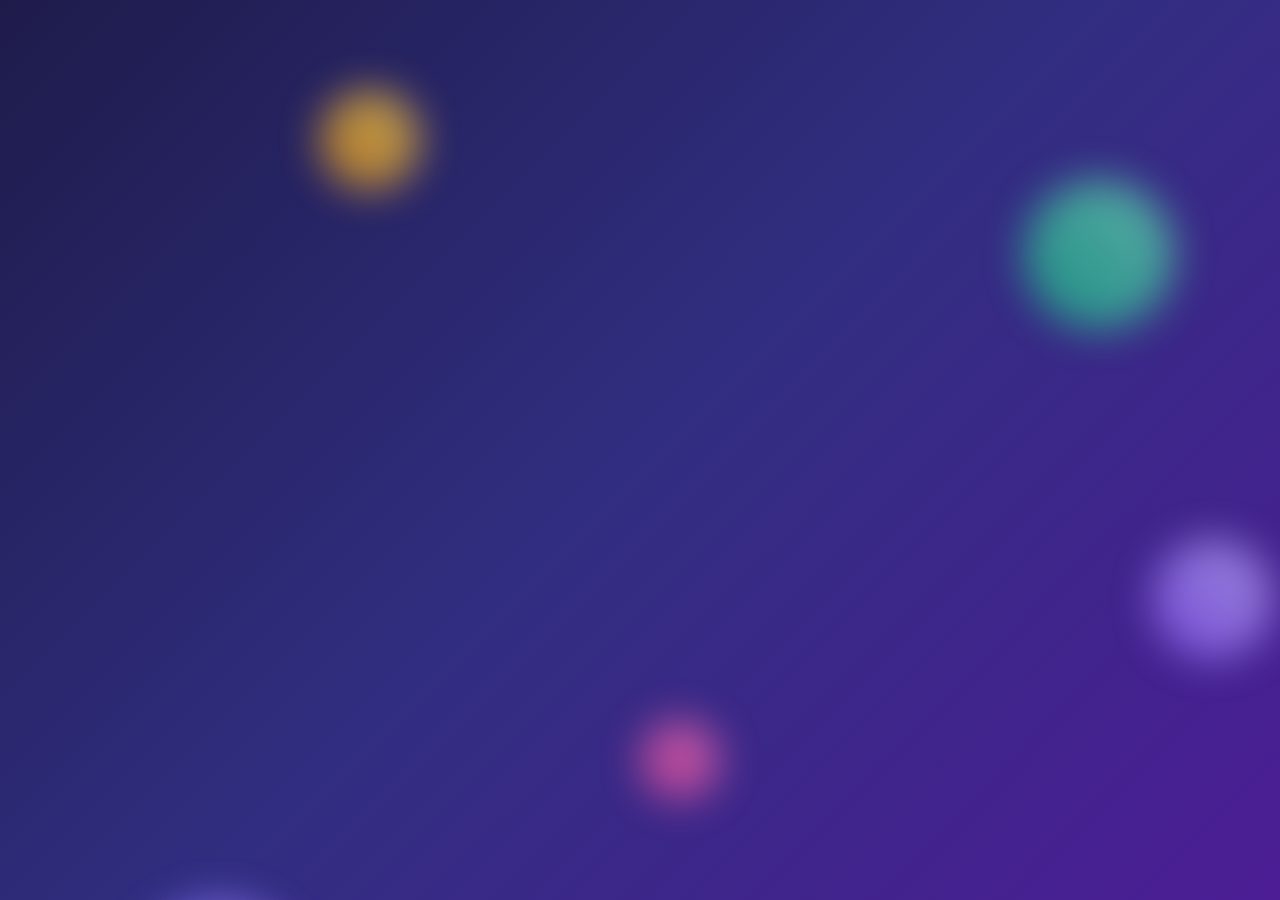
<file: index.html>
<!DOCTYPE html>
<html lang="en">

<head>
    <meta charset="UTF-8">
    <meta name="viewport" content="width=device-width, initial-scale=1.0">
    <title>Happy Birthday, Kirat!</title>
    <link rel="stylesheet" href="css/style.css">
    <link rel="preconnect" href="https://fonts.googleapis.com">
    <link rel="preconnect" href="https://fonts.gstatic.com" crossorigin>
    <link rel="icon" type="image/png" sizes="32x32" href="images/fav.png">
    <link
        href="https://fonts.googleapis.com/css2?family=Dancing+Script:wght@700&family=Poppins:wght@400;600&display=swap"
        rel="stylesheet">
</head>

<body>
    <div class="page-wrapper welcome-page">
        <div class="background-shapes">
            <span aria-hidden="true"></span><span aria-hidden="true"></span><span aria-hidden="true"></span><span
                aria-hidden="true"></span><span aria-hidden="true"></span>
        </div>

        <div class="main-content">
            <h1 class="fade-in-up anim-delay-1">Happy Birthday, Kirat!</h1>

            <p class="fade-in-up anim-delay-2">
                Happy birthday to one of the most amazing people I've had the pleasure of knowing in college. Here's a
                small something to celebrate a beautiful soul I've had the chance to know.
            </p>

            <div class="fade-in-up anim-delay-3">
                <a href="first-year.html" class="cta-link">
                    Let's Dive in! <span aria-hidden="true">🎥</span>
                </a>
            </div>
        </div>
    </div>
    <script src="js/scripts.js"></script>
</body>

</html>
</file>
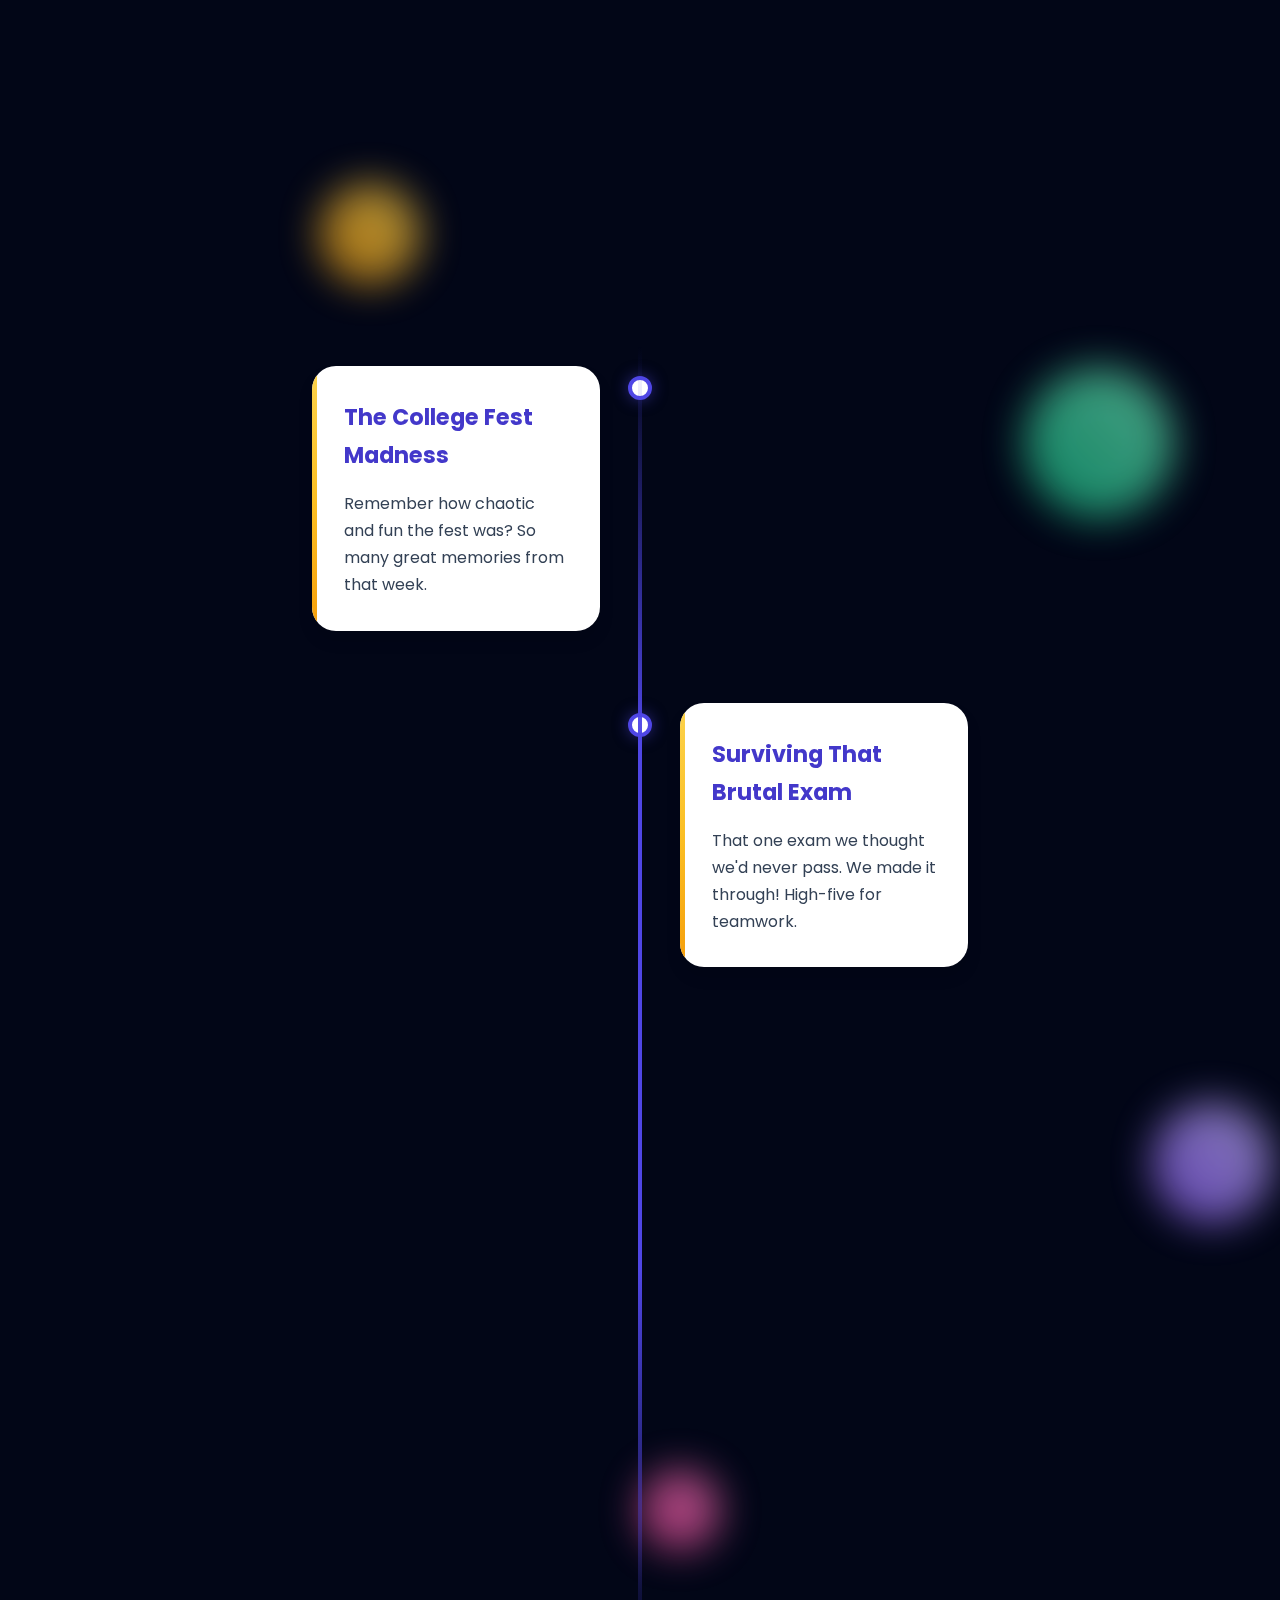
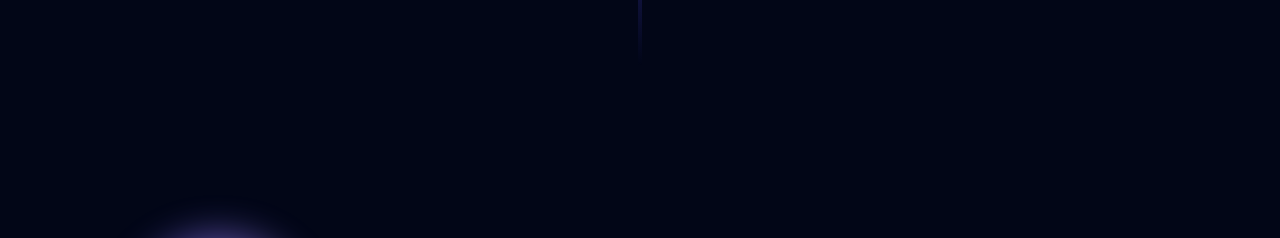
<file: 2.html>
<!DOCTYPE html>
<html lang="en">

<head>
    <meta charset="UTF-8">
    <meta name="viewport" content="width=device-width, initial-scale=1.0">
    <title>Chapter 2: The Highlight Reel</title>
    <link rel="stylesheet" href="css/style.css">
    <link rel="preconnect" href="https://fonts.googleapis.com">
    <link rel="icon" type="image/png" sizes="32x32" href="images/fav.png">
    <link rel="preconnect" href="https://fonts.gstatic.com" crossorigin>
    <link
        href="https://fonts.googleapis.com/css2?family=Dancing+Script:wght@700&family=Poppins:wght@400;600&family=Playfair+Display&display=swap"
        rel="stylesheet">
    <link href="https://unpkg.com/aos@2.3.1/dist/aos.css" rel="stylesheet">
</head>

<body>
    <div class="page-wrapper second-year-page">
        <div class="background-shapes">
            <span aria-hidden="true"></span><span aria-hidden="true"></span><span aria-hidden="true"></span><span
                aria-hidden="true"></span><span aria-hidden="true"></span>
        </div>

        <div class="content-header fade-in-up">
            <h1>The Highlight Reel</h1>
            <p class="lead">A look back at some of the fun times and crazy moments that defined our journey.</p>
        </div>

        <div class="timeline">
            <div class="timeline-item" data-aos="fade-right">
                <div class="timeline-content">
                    <h3>The College Fest Madness</h3>
                    <p>Remember how chaotic and fun the fest was? So many great memories from that week.</p>
                </div>
            </div>
            <div class="timeline-item" data-aos="fade-left">
                <div class="timeline-content">
                    <h3>Surviving That Brutal Exam</h3>
                    <p>That one exam we thought we'd never pass. We made it through! High-five for teamwork.</p>
                </div>
            </div>
            <div class="timeline-item" data-aos="fade-right">
                <div class="timeline-content">
                    <h3>Endless Canteen Breaks</h3>
                    <p>Pretty sure we spent more time in the canteen than in the library. Good times!</p>
                </div>
            </div>
            <div class="timeline-item" data-aos="fade-left">
                <div class="timeline-content">
                    <h3>Finding That Bug at 2 AM</h3>
                    <p>That moment of pure joy (and exhaustion) when we finally fixed that impossible bug in our code.
                    </p>
                </div>
            </div>
        </div>

        <div class="chapter-navigation fade-in-up">
            <a href="first-year.html" class="nav-arrow nav-prev" aria-label="Previous Chapter">
                <svg xmlns="http://www.w.org/2000/svg" fill="none" viewBox="0 0 24 24" stroke="currentColor">
                    <path stroke-linecap="round" stroke-linejoin="round" d="M10.5 19.5L3 12m0 0l7.5-7.5M3 12h18" />
                </svg>
            </a>
            <a href="index.html" class="nav-arrow nav-home" aria-label="Go to Home">
                <svg xmlns="http://www.w.org/2000/svg" fill="none" viewBox="0 0 24 24" stroke="currentColor">
                    <path stroke-linecap="round" stroke-linejoin="round"
                        d="M2.25 12l8.954-8.955c.44-.439 1.152-.439 1.591 0L21.75 12M4.5 9.75v10.125c0 .621.504 1.125 1.125 1.125H9.75v-4.875c0-.621.504-1.125 1.125-1.125h2.25c.621 0 1.125.504 1.125 1.125V21h4.125c.621 0 1.125-.504 1.125-1.125V9.75M8.25 21h7.5" />
                </svg>
            </a>
            <a href="third-year.html" class="nav-arrow nav-next" aria-label="Next Chapter">
                <svg xmlns="http://www.w3.org/2000/svg" fill="none" viewBox="0 0 24 24" stroke="currentColor">
                    <path stroke-linecap="round" stroke-linejoin="round" d="M13.5 4.5L21 12m0 0l-7.5 7.5M21 12H3" />
                </svg>
            </a>
        </div>
    </div>

    <script src="https://unpkg.com/aos@2.3.1/dist/aos.js"></script>
    <script src="js/scripts.js"></script>
</body>

</html>
</file>
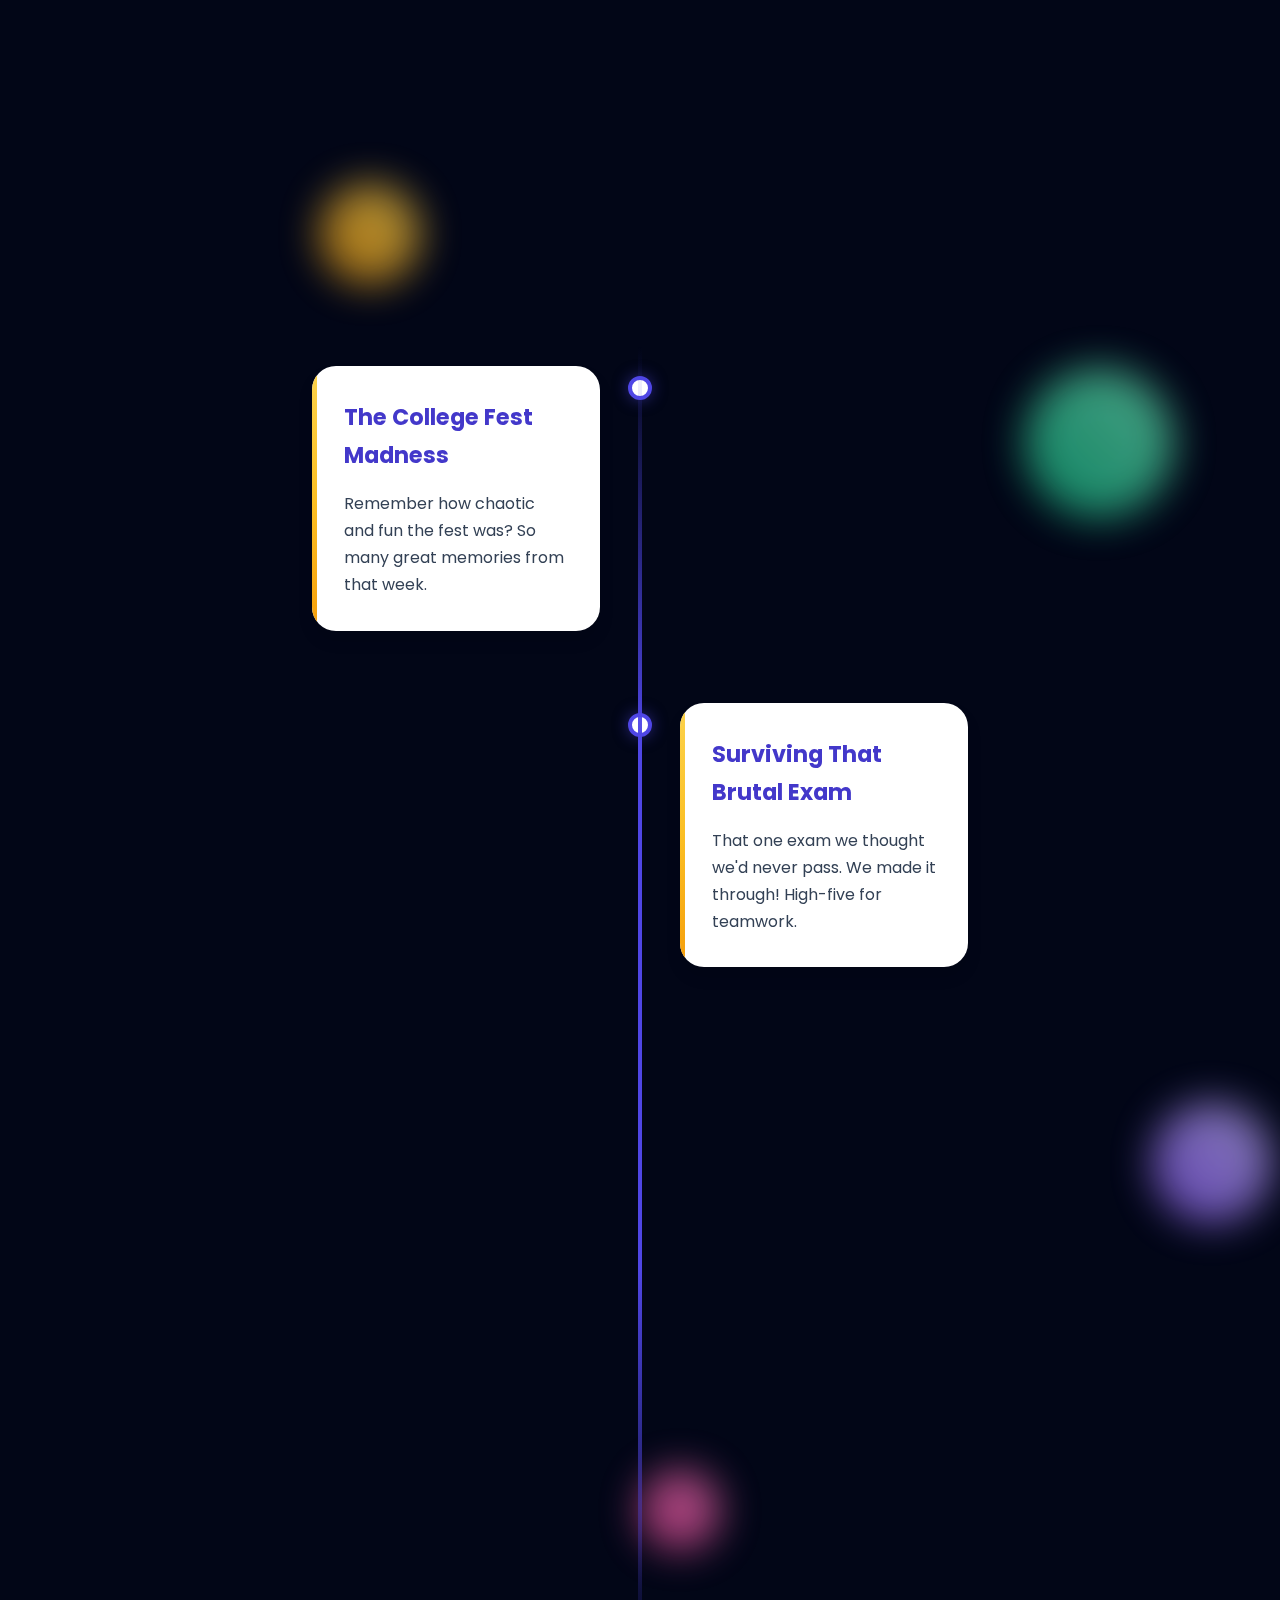
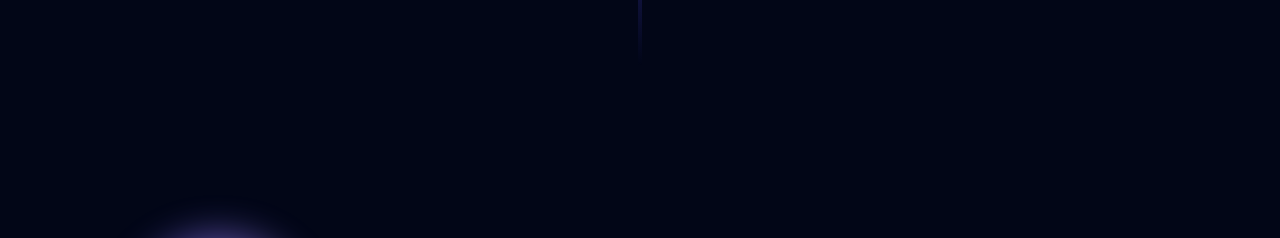
<file: second-year.html>
<!DOCTYPE html>
<html lang="en">
<head>
    <meta charset="UTF-8">
    <meta name="viewport" content="width=device-width, initial-scale=1.0">
    <title>Chapter 2: The Highlight Reel</title>
    <link rel="stylesheet" href="css/style.css">
    <link rel="preconnect" href="https://fonts.googleapis.com">
    <link rel="icon" type="image/png" sizes="32x32" href="/images/fav.png">
    <link rel="preconnect" href="https://fonts.gstatic.com" crossorigin>
    <link href="https://fonts.googleapis.com/css2?family=Dancing+Script:wght@700&family=Poppins:wght@400;600&family=Playfair+Display&display=swap" rel="stylesheet">
    <link href="https://unpkg.com/aos@2.3.1/dist/aos.css" rel="stylesheet">
</head>
<body>
    <div class="page-wrapper second-year-page">
        <div class="background-shapes">
            <span></span><span></span><span></span><span></span><span></span>
        </div>

        <div class="fade-in-up" style="width: 100%; max-width: var(--content-max-width);">
            <h1>The Highlight Reel</h1>
            <p class="lead">A look back at some of the fun times and crazy moments that defined our journey.</p>
        </div>

        <div class="timeline">
            <div class="timeline-item" data-aos="fade-right">
                <div class="timeline-content">
                    <h3>The College Fest Madness</h3>
                    <p>Remember how chaotic and fun the fest was? So many great memories from that week.</p>
                </div>
            </div>
            <div class="timeline-item" data-aos="fade-left">
                <div class="timeline-content">
                    <h3>Surviving That Brutal Exam</h3>
                    <p>That one exam we thought we'd never pass. We made it through! High-five for teamwork.</p>
                </div>
            </div>
            <div class="timeline-item" data-aos="fade-right">
                <div class="timeline-content">
                    <h3>Endless Canteen Breaks</h3>
                    <p>Pretty sure we spent more time in the canteen than in the library. Good times!</p>
                </div>
            </div>
            <div class="timeline-item" data-aos="fade-left">
                <div class="timeline-content">
                    <h3>Finding That Bug at 2 AM</h3>
                    <p>That moment of pure joy (and exhaustion) when we finally fixed that impossible bug in our code.</p>
                </div>
            </div>
        </div>

        <div class="chapter-navigation fade-in-up">
            <a href="first-year.html" class="nav-arrow nav-prev" aria-label="Previous Chapter">
                <svg xmlns="http://www.w3.org/2000/svg" fill="none" viewBox="0 0 24 24" stroke="currentColor"><path stroke-linecap="round" stroke-linejoin="round" d="M10.5 19.5L3 12m0 0l7.5-7.5M3 12h18" /></svg>
            </a>
            <a href="index.html" class="nav-arrow nav-home" aria-label="Go to Home">
                <svg xmlns="http://www.w3.org/2000/svg" fill="none" viewBox="0 0 24 24" stroke="currentColor"><path stroke-linecap="round" stroke-linejoin="round" d="M2.25 12l8.954-8.955c.44-.439 1.152-.439 1.591 0L21.75 12M4.5 9.75v10.125c0 .621.504 1.125 1.125 1.125H9.75v-4.875c0-.621.504-1.125 1.125-1.125h2.25c.621 0 1.125.504 1.125 1.125V21h4.125c.621 0 1.125-.504 1.125-1.125V9.75M8.25 21h7.5" /></svg>
            </a>
            <a href="third-year.html" class="nav-arrow nav-next" aria-label="Next Chapter">
                <svg xmlns="http://www.w3.org/2000/svg" fill="none" viewBox="0 0 24 24" stroke="currentColor"><path stroke-linecap="round" stroke-linejoin="round" d="M13.5 4.5L21 12m0 0l-7.5 7.5M21 12H3" /></svg>
            </a>
        </div>
    </div>

    <script src="https://unpkg.com/aos@2.3.1/dist/aos.js"></script>
    <script src="js/scripts.js"></script>
</body>
</html>
</file>
<file: css/style.css>
/* ===================================================================
   Happy Birthday, Kirat! - Premium Redesign (2025) - Final + Mobile Reveal Fix
   =================================================================== */

/* ==============================================
   1. GLOBAL SETUP & CSS VARIABLES
   ============================================== */
:root {
    /* Color System */
    --color-white: #ffffff;
    --color-light-text: #e2e8f0;
    --color-dark-text: #334155;
    --color-gold-accent: #fcd34d;
    --color-gold-light: #fde68a;
    --color-gold-dark: #f59e0b;
    --color-primary: #4f46e5;
    --color-primary-light: #6366f1;
    --color-primary-dark: #4338ca;

    /* Gradients */
    --gradient-primary: linear-gradient(135deg, #1e1b4b 0%, #312e81 50%, #4c1d95 100%);
    --gradient-gold: linear-gradient(135deg, #fcd34d 0%, #fbbf24 50%, #f59e0b 100%);

    /* Fonts */
    --font-heading: 'Dancing Script', cursive;
    --font-body: 'Poppins', sans-serif;
    --font-decorative: 'Playfair Display', serif;

    /* Sizing & Layout */
    --content-max-width: 1200px;
    --card-padding: clamp(1.5rem, 5vw, 3rem);
    --border-radius: 16px;
    --border-radius-lg: 24px;
    --border-radius-xl: 32px;

    /* Shadows */
    --shadow-sm: 0 1px 3px rgba(0, 0, 0, 0.12);
    --shadow-md: 0 4px 6px rgba(0, 0, 0, 0.1);
    --shadow-lg: 0 10px 15px rgba(0, 0, 0, 0.1);
    --shadow-xl: 0 20px 25px rgba(0, 0, 0, 0.1);
    --shadow-xxl: 0 25px 50px rgba(0, 0, 0, 0.25);
    --shadow-gold: 0 0 15px rgba(252, 211, 77, 0.5);

    /* Transitions */
    --transition-fast: all 0.2s ease;
    --transition-normal: all 0.3s ease;
    --transition-slow: all 0.5s ease;
}

*,
*::before,
*::after {
    box-sizing: border-box;
    margin: 0;
    padding: 0;
}

html {
    scroll-behavior: smooth;
    font-size: 16px;
}

body {
    font-family: var(--font-body);
    background-color: #020617;
    color: var(--color-light-text);
    line-height: 1.7;
    overflow-x: hidden;
    -webkit-font-smoothing: antialiased;
    -moz-osx-font-smoothing: grayscale;
}

/* ==============================================
   2. REUSABLE COMPONENTS & TYPOGRAPHY
   ============================================== */

/* Enhanced Button Styles */
.button {
    display: inline-flex;
    align-items: center;
    justify-content: center;
    gap: 0.75rem;
    padding: 1rem 2.25rem;
    background: rgba(255, 255, 255, 0.15);
    color: var(--color-white);
    font-weight: 600;
    font-family: var(--font-body);
    border-radius: 50px;
    text-decoration: none;
    border: 1px solid rgba(255, 255, 255, 0.3);
    backdrop-filter: blur(10px);
    transition: var(--transition-normal);
    box-shadow: var(--shadow-md);
    position: relative;
    overflow: hidden;
    cursor: pointer;
    min-width: 180px;
    text-align: center;
}

.button::before {
    content: '';
    position: absolute;
    top: 0;
    left: -100%;
    width: 100%;
    height: 100%;
    background: linear-gradient(90deg, transparent, rgba(255, 255, 255, 0.2), transparent);
    transition: var(--transition-slow);
}

.button:hover {
    background: rgba(255, 255, 255, 0.3);
    transform: translateY(-3px) scale(1.03);
    box-shadow: var(--shadow-xl);
}

.button:hover::before {
    left: 100%;
}

.button-gold {
    background: var(--gradient-gold);
    color: var(--color-dark-text);
    border: none;
    box-shadow: 0 4px 15px rgba(245, 158, 11, 0.4);
}

.button-gold:hover {
    background: linear-gradient(135deg, #fde68a 0%, #fcd34d 50%, #fbbf24 100%);
    box-shadow: 0 8px 25px rgba(245, 158, 11, 0.6);
}

/* Navigation Buttons Container */
.navigation-buttons {
    margin-top: 3rem;
    position: relative;
    z-index: 20;
    display: flex;
    flex-direction: column;
    align-items: center;
    gap: 1.5rem;
}

/* Typography Enhancements */
h1 {
    font-family: var(--font-heading);
    font-size: clamp(3rem, 10vw, 6rem);
    font-weight: 700;
    line-height: 1.1;
    margin-bottom: 1.5rem;
    text-shadow: var(--shadow-xl);
    position: relative;
    display: inline-block;
    color: var(--color-white);
}

h1::after {
    content: '';
    position: absolute;
    bottom: -10px;
    left: 50%;
    transform: translateX(-50%);
    width: 100px;
    height: 4px;
    background: var(--gradient-gold);
    border-radius: 2px;
}

h2 {
    font-family: var(--font-heading);
    font-size: clamp(2rem, 6vw, 3.5rem);
    margin-bottom: 1.5rem;
    line-height: 1.2;
}

p {
    font-size: clamp(1rem, 2.5vw, 1.15rem);
    max-width: 65ch;
    margin: 0 auto 1.5rem;
    color: var(--color-light-text);
}

.lead {
    font-size: clamp(1.25rem, 3vw, 1.5rem);
    line-height: 1.5;
    margin-bottom: 2rem;
    opacity: 0.9;
}

/* Content Card Enhancements */
.content-card {
    background: rgba(255, 255, 255, 0.1);
    backdrop-filter: blur(16px);
    border: 1px solid rgba(255, 255, 255, 0.25);
    border-radius: var(--border-radius-xl);
    padding: var(--card-padding);
    box-shadow: var(--shadow-xxl);
    width: 100%;
    max-width: var(--content-max-width);
    margin: 0 auto;
    z-index: 5;
    position: relative;
    overflow: hidden;
    transition: var(--transition-normal);
}

.content-card a {
    color: var(--color-light-text);
    text-decoration: underline;
    text-underline-offset: 4px;
    transition: var(--transition-fast);
}

.content-card a:hover {
    color: var(--color-gold-accent);
}

.content-card::before {
    content: '';
    position: absolute;
    top: -50%;
    left: -50%;
    width: 200%;
    height: 200%;
    background: radial-gradient(circle, rgba(255, 255, 255, 0.1) 0%, transparent 70%);
    transform: rotate(30deg);
    pointer-events: none;
}

.content-card:hover {
    transform: translateY(-5px);
    box-shadow: 0 30px 60px rgba(0, 0, 0, 0.4);
}

/* ==============================================
   3. ENHANCED ANIMATIONS
   ============================================== */
@keyframes fadeIn {
    from {
        opacity: 0;
    }

    to {
        opacity: 1;
    }
}

@keyframes fadeInUp {
    from {
        opacity: 0;
        transform: translateY(30px);
    }

    to {
        opacity: 1;
        transform: translateY(0);
    }
}

@keyframes float {
    0% {
        transform: translateY(0px);
    }

    50% {
        transform: translateY(-20px);
    }

    100% {
        transform: translateY(0px);
    }
}

@keyframes pulse {
    0% {
        transform: scale(1);
    }

    50% {
        transform: scale(1.05);
    }

    100% {
        transform: scale(1);
    }
}

.fade-in {
    animation: fadeIn 1.2s ease-out forwards;
    opacity: 0;
}

.fade-in-up {
    animation: fadeInUp 1s ease-out forwards;
    opacity: 0;
}

.pulse {
    animation: pulse 2s infinite ease-in-out;
}

.delay-1 {
    animation-delay: 0.2s;
}

.delay-2 {
    animation-delay: 0.4s;
}

.delay-3 {
    animation-delay: 0.6s;
}

/* ==============================================
   4. PAGE-SPECIFIC STYLES & BACKGROUNDS
   ============================================== */
.page-wrapper {
    display: flex;
    flex-direction: column;
    justify-content: center;
    align-items: center;
    min-height: 100vh;
    padding: 4rem 1.5rem;
    text-align: center;
    position: relative;
    overflow: hidden;
}

.background-shapes {
    position: absolute;
    top: 0;
    left: 0;
    width: 100%;
    height: 100%;
    z-index: 1;
    overflow: hidden;
}

.background-shapes span {
    position: absolute;
    display: block;
    background: rgba(255, 255, 255, 0.1);
    animation: float 25s infinite linear;
    border-radius: 50%;
    filter: blur(20px);
    opacity: 0.7;
}

.background-shapes span:nth-child(1) {
    left: 10%;
    width: 180px;
    height: 180px;
    bottom: -180px;
    animation-duration: 35s;
    background: linear-gradient(45deg, #4f46e5, #a78bfa);
}

.background-shapes span:nth-child(2) {
    left: 25%;
    width: 100px;
    height: 100px;
    top: 10%;
    animation-duration: 20s;
    animation-delay: 2s;
    background: linear-gradient(45deg, #f59e0b, #fcd34d);
}

.background-shapes span:nth-child(3) {
    left: 80%;
    width: 150px;
    height: 150px;
    top: 20%;
    animation-duration: 30s;
    background: linear-gradient(45deg, #10b981, #6ee7b7);
}

.background-shapes span:nth-child(4) {
    left: 50%;
    width: 80px;
    height: 80px;
    top: 80%;
    animation-duration: 18s;
    animation-delay: 5s;
    background: linear-gradient(45deg, #ec4899, #f472b6);
}

.background-shapes span:nth-child(5) {
    left: 90%;
    width: 120px;
    height: 120px;
    top: 60%;
    animation-duration: 28s;
    background: linear-gradient(45deg, #8b5cf6, #c4b5fd);
}

/* Welcome Page Enhancements */
.welcome-page {
    background: var(--gradient-primary);
    position: relative;
}

.welcome-page h1 {
    color: var(--color-white);
    text-shadow: 0 0 20px rgba(252, 211, 77, 0.5);
}

.welcome-page .content-card {
    background: rgba(15, 23, 42, 0.5);
    border: 1px solid rgba(255, 255, 255, 0.1);
}

.cta-link {
    display: inline-flex;
    align-items: center;
    gap: 0.75rem;
    color: var(--color-white);
    font-size: 1.25rem;
    font-weight: 600;
    margin-top: 2rem;
    position: relative;
    padding: 0.75rem 1.5rem;
    border-radius: 50px;
    background: rgba(255, 255, 255, 0.1);
    backdrop-filter: blur(5px);
    transition: var(--transition-normal);

    /* === DEFINITIVE FIX === */
    text-decoration: none !important;
    border: none !important;
}

.cta-link:hover {
    transform: scale(1.05);
    background: rgba(255, 255, 255, 0.2);
    box-shadow: 0 0 20px rgba(252, 211, 77, 0.3);
}

.cta-link svg {
    width: 28px;
    height: 28px;
    transition: var(--transition-normal);
}

.cta-link:hover svg {
    transform: translateX(8px);
}

/* Gallery Grid Enhancements */
.gallery-grid {
    display: grid;
    grid-template-columns: repeat(auto-fit, minmax(280px, 1fr));
    gap: 1.5rem;
    margin-top: 2rem;
}

.gallery-grid img {
    width: 100%;
    height: 280px;
    object-fit: cover;
    border-radius: var(--border-radius);
    box-shadow: var(--shadow-lg);
    transition: var(--transition-normal);
    aspect-ratio: 1/1;
}

.gallery-grid .lightbox-link {
    position: relative;
    overflow: hidden;
    border-radius: var(--border-radius);
    display: block;
}

.gallery-grid .lightbox-link::after {
    content: '';
    position: absolute;
    top: 0;
    left: 0;
    width: 100%;
    height: 100%;
    background: rgba(0, 0, 0, 0.4);
    opacity: 0;
    transition: var(--transition-normal);
}

.gallery-grid .lightbox-link:hover::after {
    opacity: 1;
}

.gallery-grid .lightbox-link:hover img {
    transform: scale(1.05);
    box-shadow: var(--shadow-xl);
}

/* Timeline Enhancements */
.timeline {
    position: relative;
    max-width: 800px;
    margin: 3rem auto 0;
    padding: 0 2rem;
}

.timeline h1,
.timeline p.lead {
    color: var(--color-dark-text);
}

.timeline h1::after {
    background: var(--color-primary);
}

.timeline::after {
    content: '';
    position: absolute;
    width: 4px;
    background: linear-gradient(to bottom, transparent 0%, var(--color-primary) 30%, var(--color-primary) 70%, transparent 100%);
    top: 0;
    bottom: 0;
    left: 50%;
    margin-left: -2px;
    z-index: 1;
    border-radius: 10px;
}

.timeline-item {
    padding: 20px 40px;
    position: relative;
    width: 50%;
    margin-bottom: 2rem;
}

.timeline-item::after {
    content: '';
    position: absolute;
    width: 24px;
    height: 24px;
    right: -12px;
    background-color: white;
    border: 4px solid var(--color-primary);
    top: 30px;
    border-radius: 50%;
    z-index: 2;
    box-shadow: 0 0 15px rgba(79, 70, 229, 0.5);
    transition: var(--transition-normal);
}

.timeline-item:hover::after {
    transform: scale(1.1);
    box-shadow: 0 0 20px rgba(79, 70, 229, 0.8);
}

.timeline-item:nth-child(odd) {
    left: 0;
}

.timeline-item:nth-child(even) {
    left: 50%;
}

.timeline-item:nth-child(even)::after {
    left: -12px;
}

.timeline-content {
    padding: 2rem;
    background: rgba(255, 255, 255, 0.9);
    border-radius: var(--border-radius-lg);
    box-shadow: var(--shadow-lg);
    text-align: left;
    transition: var(--transition-normal);
    position: relative;
    overflow: hidden;
}

.timeline-content::before {
    content: '';
    position: absolute;
    top: 0;
    left: 0;
    width: 5px;
    height: 100%;
    background: var(--gradient-gold);
}

.timeline-content:hover {
    transform: translateY(-5px);
    box-shadow: var(--shadow-xl);
}

.timeline-content h3 {
    color: var(--color-primary-dark);
    font-size: 1.4rem;
    margin-top: 0;
    margin-bottom: 1rem;
    position: relative;
}

.timeline-content p {
    font-size: 1rem;
    max-width: none;
    margin-bottom: 0;
    color: var(--color-dark-text);
}

/* Masonry Grid Enhancements */
.masonry-grid {
    display: flex;
    flex-wrap: wrap;
    gap: 1rem;
    margin-top: 2rem;
}

.masonry-grid .grid-item {
    flex: 1 0 calc(33.333% - 1rem);
    min-width: 250px;
    padding: 0.5rem;
    position: relative;
    overflow: hidden;
    border-radius: var(--border-radius);
    transition: var(--transition-normal);
}

.masonry-grid .grid-item:hover {
    transform: translateY(-5px);
    box-shadow: var(--shadow-xl);
}

.masonry-grid img {
    width: 100%;
    height: auto;
    display: block;
    border-radius: calc(var(--border-radius) - 4px);
    transition: var(--transition-normal);
}

.masonry-grid .grid-item:hover img {
    transform: scale(1.03);
}

/* ==============================================
   5. FINAL WISHES PAGE - STYLES
   ============================================== */
.final-wishes-page {
    background: var(--gradient-primary);
    position: relative;
}

.final-wishes-page::before {
    content: '';
    position: absolute;
    top: 0;
    left: 0;
    width: 100%;
    height: 100%;
    background: radial-gradient(circle at center, transparent 0%, rgba(0, 0, 0, 0.5) 100%);
    z-index: 2;
}

#confetti-canvas {
    position: fixed;
    top: 0;
    left: 0;
    width: 100%;
    height: 100%;
    z-index: 10;
    pointer-events: none;
}

.letter-container {
    position: relative;
    z-index: 15;
    background: rgba(15, 23, 42, 0.7);
    border-radius: var(--border-radius-xl);
    padding: 3rem;
    border: 1px solid rgba(252, 211, 77, 0.3);
    box-shadow: 0 0 30px rgba(252, 211, 77, 0.2);
}

.letter-container h1 {
    color: var(--color-gold-accent);
    text-shadow: var(--shadow-gold);
    margin-bottom: 2rem;
}

.letter-container p {
    color: var(--color-light-text);
    font-size: 1.1rem;
    margin-bottom: 1.5rem;
}

.signature {
    margin-top: 3rem;
    text-align: right;
    font-family: var(--font-heading);
    font-size: clamp(2rem, 5vw, 2.8rem);
    color: var(--color-gold-accent);
    position: relative;
    display: inline-block;
    padding-right: 2rem;
}

.signature::after {
    content: '';
    position: absolute;
    bottom: 15px;
    right: 0;
    width: 100px;
    height: 2px;
    background: var(--gradient-gold);
}

/* ==============================================
   6. CHAPTER NAVIGATION & RESPONSIVE
   ============================================== */
.chapter-navigation {
    display: flex;
    justify-content: space-between;
    align-items: center;
    width: 100%;
    max-width: 500px;
    margin: 3rem auto 0;
    padding: 0 1rem;
    z-index: 5;
    position: relative;
}

.chapter-navigation .nav-arrow {
    display: inline-flex;
    align-items: center;
    justify-content: center;
    width: 60px;
    height: 60px;
    border-radius: 50%;
    background: rgba(255, 255, 255, 0.1);
    backdrop-filter: blur(5px);
    border: 1px solid rgba(255, 255, 255, 0.2);
    transition: var(--transition-normal);
    cursor: pointer;
}

.chapter-navigation .nav-arrow svg {
    width: 32px;
    height: 32px;
    stroke-width: 2;
    stroke: var(--color-white);
    transition: var(--transition-normal);
}

.chapter-navigation .nav-arrow:hover {
    background: rgba(255, 255, 255, 0.2);
    transform: scale(1.1);
}

.chapter-navigation .nav-arrow.nav-prev:hover svg {
    transform: translateX(-5px);
}

.chapter-navigation .nav-arrow.nav-next:hover svg {
    transform: translateX(5px);
}

.chapter-navigation .nav-home {
    background: var(--gradient-gold);
    width: 50px;
    height: 50px;
    display: flex;
    align-items: center;
    justify-content: center;
    border-radius: 50%;
    box-shadow: 0 4px 15px rgba(245, 158, 11, 0.4);
    transition: var(--transition-normal);
}

.chapter-navigation .nav-home svg {
    stroke: var(--color-dark-text);
    width: 24px;
    height: 24px;
}

.chapter-navigation .nav-home:hover {
    transform: scale(1.1) rotate(10deg);
    box-shadow: 0 8px 25px rgba(245, 158, 11, 0.6);
}

@media (max-width: 992px) {
    .masonry-grid .grid-item {
        flex: 1 0 calc(50% - 1rem);
    }
}

@media (max-width: 768px) {
    .page-wrapper {
        padding: 3rem 1rem;
    }

    .content-card {
        padding: 2rem 1.5rem;
    }

    .timeline::after {
        left: 20px;
    }

    .timeline-item,
    .timeline-item:nth-child(even) {
        width: 100%;
        padding-left: 55px;
        padding-right: 15px;
        left: 0;
    }

    .timeline-item::after {
        left: 10px;
    }

    .masonry-grid .grid-item {
        flex: 1 0 100%;
    }

    .letter-container {
        padding: 2rem 1.5rem;
    }
}

@media (max-width: 480px) {
    .chapter-navigation {
        max-width: 100%;
    }

    .chapter-navigation .nav-arrow {
        width: 50px;
        height: 50px;
    }

    .chapter-navigation .nav-arrow svg {
        width: 24px;
        height: 24px;
    }

    .chapter-navigation .nav-home {
        width: 40px;
        height: 40px;
    }

    .chapter-navigation .nav-home svg {
        width: 20px;
        height: 20px;
    }
}

/* ==============================================
   7. FINAL PAGE LAYOUT FIX
   ============================================== */
.final-wishes-page.page-wrapper {
    padding-top: 2rem;
    padding-bottom: 2rem;
    gap: 2rem;
    /* Adds space between letter and button */
}

.final-wishes-page .navigation-buttons {
    margin-top: 0;
    /* Removes the old margin */
}

/* ==============================================
   8. HIDE SCROLLBAR (Robust Version)
   ============================================== */
/* Hides scrollbar for Chrome, Safari, and Opera */
html::-webkit-scrollbar,
body::-webkit-scrollbar {
    display: none;
}

/* Hides scrollbar for IE, Edge, and Firefox */
html,
body {
    -ms-overflow-style: none;
    /* IE and Edge */
    scrollbar-width: none;
    /* Firefox */
}

/* ==============================================
   9. TIMELINE CARD OVERLAP FIX
   ============================================== */
/* This rule forcefully sets the timeline card background to solid white,
   preventing any background colors from bleeding through. */
.timeline-content {
    background: #ffffff !important;
}

/* ==============================================
   10. CONFETTI POPPER REVEAL ANIMATION
   ============================================== */
#popper-reveal-overlay {
    position: fixed;
    top: 0;
    left: 0;
    width: 100%;
    height: 100vh;
    background-color: #020617;
    /* Starts with a dark background */
    z-index: 9999;
    display: flex;
    align-items: center;
    justify-content: center;
    transition: opacity 0.5s ease-out 1.5s;
    /* Fades out after burst */
}

#popper-icon {
    font-size: 100px;
    animation: fadeInAndPulse 1.5s ease-in-out forwards;
}

#popper-icon.popped {
    animation: pop 0.3s ease-in forwards;
}

#confetti-container {
    position: absolute;
    top: 0;
    left: 0;
    width: 100%;
    height: 100%;
    overflow: hidden;
    pointer-events: none;
}

.confetti-piece {
    position: absolute;
    width: 10px;
    height: 10px;
    border-radius: 50%;
    animation: explode 1s ease-out forwards;
}

/* Hide main content initially, then fade it in */
.content-container.initial-hidden {
    opacity: 0;
}

.content-container.visible {
    animation: fadeInContent 1s ease-out 0.5s forwards;
}


/* KEYFRAME ANIMATIONS */

@keyframes fadeInAndPulse {
    0% {
        transform: scale(0);
        opacity: 0;
    }

    50% {
        transform: scale(1);
        opacity: 1;
    }

    100% {
        transform: scale(0.9);
        opacity: 1;
    }
}

@keyframes pop {
    0% {
        transform: scale(0.9);
    }

    100% {
        transform: scale(2);
        opacity: 0;
    }
}

@keyframes explode {
    0% {
        transform: translate(0, 0) rotate(0deg);
        opacity: 1;
    }

    100% {
        transform: translate(var(--x-end), var(--y-end)) rotate(720deg);
        opacity: 0;
    }
}

@keyframes fadeInContent {
    from {
        opacity: 0;
        transform: translateY(20px);a/* ===================================================================
   Happy Birthday, Kirat! - Final Polished Version
   =================================================================== */

/* ==============================================
   1. GLOBAL SETUP & CSS VARIABLES
   ============================================== */
:root {
    --color-white: #ffffff;
    --color-light-text: #e2e8f0;
    --color-dark-text: #334155;
    --color-gold-accent: #fcd34d;
    --gradient-primary: linear-gradient(135deg, #1e1b4b 0%, #312e81 50%, #4c1d95 100%);
    --gradient-gold: linear-gradient(135deg, #fcd34d 0%, #fbbf24 50%, #f59e0b 100%);
    --font-heading: 'Dancing Script', cursive;
    --font-body: 'Poppins', sans-serif;
    --content-max-width: 1200px;
    --card-padding: clamp(1.5rem, 5vw, 3rem);
    --border-radius: 16px;
    --border-radius-xl: 32px;
    --shadow-lg: 0 10px 15px rgba(0, 0, 0, 0.1);
    --shadow-xl: 0 20px 25px rgba(0, 0, 0, 0.1);
    --shadow-xxl: 0 25px 50px rgba(0, 0, 0, 0.25);
    --shadow-gold: 0 0 15px rgba(252, 211, 77, 0.5);
    --transition-normal: all 0.3s ease;
}

*, *::before, *::after { box-sizing: border-box; margin: 0; padding: 0; }
html { scroll-behavior: smooth; font-size: 16px; }
body {
    font-family: var(--font-body);
    background-color: #020617;
    color: var(--color-light-text);
    line-height: 1.7;
    overflow-x: hidden;
    -webkit-font-smoothing: antialiased;
    -moz-osx-font-smoothing: grayscale;
}

/* ==============================================
   2. REUSABLE COMPONENTS & TYPOGRAPHY
   ============================================== */
.button {
    display: inline-flex; align-items: center; justify-content: center; gap: 0.75rem;
    padding: 1rem 2.25rem; background: rgba(255, 255, 255, 0.15); color: var(--color-white);
    font-weight: 600; border-radius: 50px; text-decoration: none; border: 1px solid rgba(255, 255, 255, 0.3);
    backdrop-filter: blur(10px); transition: var(--transition-normal); box-shadow: 0 4px 6px rgba(0, 0, 0, 0.1);
    position: relative; overflow: hidden; cursor: pointer; min-width: 180px; text-align: center;
}
.button:hover { transform: translateY(-3px) scale(1.03); box-shadow: var(--shadow-xl); }
.button-gold { background: var(--gradient-gold); color: var(--color-dark-text); border: none; box-shadow: 0 4px 15px rgba(245, 158, 11, 0.4); }
.button-gold:hover { background: linear-gradient(135deg, #fde68a 0%, #fcd34d 50%, #fbbf24 100%); box-shadow: 0 8px 25px rgba(245, 158, 11, 0.6); }

.navigation-buttons { margin-top: 3rem; position: relative; z-index: 20; display: flex; align-items: center; }

h1 { font-family: var(--font-heading); font-size: clamp(3rem, 10vw, 6rem); font-weight: 700; line-height: 1.1; margin-bottom: 1.5rem; text-shadow: var(--shadow-xl); position: relative; display: inline-block; color: var(--color-white); }
h1::after { content: ''; position: absolute; bottom: -10px; left: 50%; transform: translateX(-50%); width: 100px; height: 4px; background: var(--gradient-gold); border-radius: 2px; }

p { font-size: clamp(1rem, 2.5vw, 1.15rem); max-width: 65ch; margin: 0 auto 1.5rem; color: var(--color-light-text); }
.lead { font-size: clamp(1.25rem, 3vw, 1.5rem); line-height: 1.5; margin-bottom: 2rem; opacity: 0.9; }

.content-card { background: rgba(255, 255, 255, 0.1); backdrop-filter: blur(16px); border: 1px solid rgba(255, 255, 255, 0.25); border-radius: var(--border-radius-xl); padding: var(--card-padding); box-shadow: var(--shadow-xxl); width: 100%; max-width: var(--content-max-width); margin: 0 auto; z-index: 5; position: relative; overflow: hidden; }
.content-card a { color: var(--color-light-text); text-decoration: underline; text-underline-offset: 4px; }
.content-card a:hover { color: var(--color-gold-accent); }

/* ==============================================
   3. ANIMATIONS
   ============================================== */
@keyframes fadeInUp { from { opacity: 0; transform: translateY(30px); } to { opacity: 1; transform: translateY(0); } }
.fade-in-up { animation: fadeInUp 1s ease-out forwards; opacity: 0; }
.delay-1 { animation-delay: 0.2s; }
.delay-2 { animation-delay: 0.4s; }
.delay-3 { animation-delay: 0.6s; }

/* ==============================================
   4. PAGE-SPECIFIC STYLES
   ============================================== */
.page-wrapper { display: flex; flex-direction: column; justify-content: center; align-items: center; min-height: 100vh; padding: 4rem 1.5rem; text-align: center; position: relative; overflow: hidden; }
.background-shapes { position: absolute; top: 0; left: 0; width: 100%; height: 100%; z-index: 1; overflow: hidden; }
.background-shapes span { position: absolute; display: block; animation: float 25s infinite linear; border-radius: 50%; filter: blur(20px); opacity: 0.7; }
@keyframes float { 0% { transform: translateY(0px); } 50% { transform: translateY(-20px); } 100% { transform: translateY(0px); } }
.background-shapes span:nth-child(1) { left: 10%; width: 180px; height: 180px; bottom: -180px; animation-duration: 35s; background: linear-gradient(45deg, #4f46e5, #a78bfa); }
.background-shapes span:nth-child(2) { left: 25%; width: 100px; height: 100px; top: 10%; animation-duration: 20s; animation-delay: 2s; background: linear-gradient(45deg, #f59e0b, #fcd34d); }
.background-shapes span:nth-child(3) { left: 80%; width: 150px; height: 150px; top: 20%; animation-duration: 30s; background: linear-gradient(45deg, #10b981, #6ee7b7); }
.background-shapes span:nth-child(4) { left: 50%; width: 80px; height: 80px; top: 80%; animation-duration: 18s; animation-delay: 5s; background: linear-gradient(45deg, #ec4899, #f472b6); }
.background-shapes span:nth-child(5) { left: 90%; width: 120px; height: 120px; top: 60%; animation-duration: 28s; background: linear-gradient(45deg, #8b5cf6, #c4b5fd); }

.welcome-page { background: var(--gradient-primary); }
.cta-link { display: inline-flex; align-items: center; gap: 0.75rem; color: var(--color-white); font-size: 1.25rem; font-weight: 600; margin-top: 2rem; padding: 0.75rem 1.5rem; border-radius: 50px; background: rgba(255, 255, 255, 0.1); backdrop-filter: blur(5px); text-decoration: none !important; border: none !important; transition: var(--transition-normal); }
.cta-link:hover { transform: scale(1.05); background: rgba(255, 255, 255, 0.2); box-shadow: 0 0 20px rgba(252, 211, 77, 0.3); }

.first-year-page { background-image: linear-gradient(135deg, #4c1d95, #be185d); }
.gallery-grid { display: grid; grid-template-columns: repeat(auto-fit, minmax(280px, 1fr)); gap: 1.5rem; margin-top: 2rem; }
.gallery-grid img { width: 100%; height: 280px; object-fit: cover; border-radius: var(--border-radius); box-shadow: var(--shadow-lg); transition: var(--transition-normal); aspect-ratio: 1/1; }
.gallery-grid .lightbox-link { position: relative; overflow: hidden; border-radius: var(--border-radius); display: block; }
.gallery-grid .lightbox-link:hover img { transform: scale(1.05); box-shadow: var(--shadow-xl); }

.second-year-page { background-image: linear-gradient(135deg, #064e3b, #1d4ed8); }
.timeline { position: relative; max-width: 800px; margin: 3rem auto 0; }
.timeline::after { content: ''; position: absolute; width: 4px; background: linear-gradient(to bottom, transparent 0%, rgba(255,255,255,0.5) 30%, rgba(255,255,255,0.5) 70%, transparent 100%); top: 0; bottom: 0; left: 50%; margin-left: -2px; z-index: 1; border-radius: 10px; }
.timeline-item { padding: 20px 40px; position: relative; width: 50%; margin-bottom: 2rem; }
.timeline-item::after { content: ''; position: absolute; width: 24px; height: 24px; right: -12px; background-color: #020617; border: 4px solid var(--color-gold-accent); top: 30px; border-radius: 50%; z-index: 2; box-shadow: var(--shadow-gold); }
.timeline-item:nth-child(odd) { left: 0; }
.timeline-item:nth-child(even) { left: 50%; }
.timeline-item:nth-child(even)::after { left: -12px; }
.timeline-content { padding: 2rem; border-radius: var(--border-radius-xl); box-shadow: var(--shadow-lg); text-align: left; transition: var(--transition-normal); background: rgba(255, 255, 255, 0.1); border: 1px solid rgba(255, 255, 255, 0.2); backdrop-filter: blur(10px); position: relative; overflow: hidden; }
.timeline-content::before { content: ''; position: absolute; top: 0; left: 0; width: 5px; height: 100%; background: var(--gradient-gold); }
.timeline-content h3 { color: var(--color-gold-accent); font-size: 1.4rem; margin-top: 0; margin-bottom: 1rem; }
.timeline-content p { font-size: 1rem; max-width: none; margin-bottom: 0; color: var(--color-light-text); }

.third-year-page { background-image: linear-gradient(135deg, #be123c, #f59e0b); }
.masonry-grid .grid-item { padding: 0.5rem; }
.masonry-grid img { border-radius: var(--border-radius); }

.final-wishes-page { background: var(--gradient-primary); }
.letter-container { z-index: 15; background: rgba(15, 23, 42, 0.7); border: 1px solid rgba(252, 211, 77, 0.3); box-shadow: 0 0 30px rgba(252, 211, 77, 0.2); }
/* RESTORED: Decorative styles for the letter */
.letter-container p { position: relative; padding-left: 2rem; }
.letter-container p:first-of-type { padding-left: 0; } /* The "Kirat," line doesn't need a star */
.letter-container p::before { content: '✦'; position: absolute; left: 0; color: var(--color-gold-accent); }
.letter-container p:first-of-type::before { content: ''; } /* Remove star from the first line */
.signature { margin-top: 2rem; text-align: right; font-family: var(--font-heading); font-size: clamp(2rem, 5vw, 2.8rem); color: var(--color-gold-accent); position: relative; display: inline-block; padding-right: 1rem; }
.signature::after { content: ''; position: absolute; bottom: 10px; left: 0; width: 100%; height: 2px; background: var(--gradient-gold); }

/* ==============================================
   5. NAVIGATION & RESPONSIVE
   ============================================== */
.chapter-navigation { display: flex; justify-content: space-between; align-items: center; width: 100%; max-width: 500px; margin: 3rem auto 0; z-index: 5; position: relative; }
.chapter-navigation .nav-arrow { display: inline-flex; align-items: center; justify-content: center; width: 60px; height: 60px; border-radius: 50%; background: rgba(255, 255, 255, 0.1); backdrop-filter: blur(5px); border: 1px solid rgba(255, 255, 255, 0.2); transition: var(--transition-normal); cursor: pointer; }
.chapter-navigation .nav-arrow svg { width: 32px; height: 32px; stroke-width: 2; stroke: var(--color-white); }
.chapter-navigation .nav-arrow:hover { transform: scale(1.1); }
.chapter-navigation .nav-home { background: var(--gradient-gold); box-shadow: 0 4px 15px rgba(245, 158, 11, 0.4); }
.chapter-navigation .nav-home svg { stroke: var(--color-dark-text); }

@media (max-width: 768px) {
    .page-wrapper { padding: 3rem 1rem; }
    .content-card { padding: 2rem 1.5rem; }
    .timeline::after { left: 20px; }
    .timeline-item, .timeline-item:nth-child(even) { width: 100%; padding-left: 55px; padding-right: 15px; left: 0; }
    .timeline-item::after { left: 10px; }
    .letter-container { padding: 2rem 1.5rem; }
}

.final-wishes-page.page-wrapper { padding-top: 2rem; padding-bottom: 2rem; gap: 2rem; }
.final-wishes-page .navigation-buttons { margin-top: 0; }
html::-webkit-scrollbar, body::-webkit-scrollbar { display: none; }
html, body { -ms-overflow-style: none; scrollbar-width: none; }

/* ==============================================
   6. CURTAIN REVEAL ANIMATION
   ============================================== */
.reveal-curtains { position: fixed; top: 0; left: 0; width: 100%; height: 100vh; z-index: 9999; pointer-events: none; overflow: hidden; }
.reveal-curtains .curtain { position: absolute; top: 0; width: 51%; height: 100%; background-color: #1e1b4b; }
.reveal-curtains .curtain.left { left: 0; background-image: url('data:image/svg+xml;utf8,<svg xmlns="http://www.w3.org/2000/svg" width="40" height="40" viewBox="0 0 40 40"><g fill="rgba(252, 211, 77, 0.05)"><circle cx="5" cy="5" r="5"/><circle cx="25" cy="25" r="5"/></g><g fill="rgba(255, 255, 255, 0.05)"><circle cx="15" cy="25" r="3"/><circle cx="35" cy="10" r="3"/></g></svg>'); animation: slideOutLeft 1.5s cubic-bezier(0.7, 0, 0.3, 1) 0.5s forwards; }
.reveal-curtains .curtain.right { right: 0; background-image: url('data:image/svg+xml;utf8,<svg xmlns="http://www.w3.org/2000/svg" width="100" height="100" viewBox="0 0 100 100"><g fill="rgba(167, 139, 250, 0.05)"><path d="M42 63c0 5-2 11-10 11S22 68 22 63s8-17 10-17 10 12 10 17zm16-33c0 5-2 11-10 11s-10-6-10-11 8-17 10-17 10 12 10 17zM78 85c0 5-2 11-10 11s-10-6-10-11 8-17 10-17 10 12 10 17z"/></g></svg>'); animation: slideOutRight 1.5s cubic-bezier(0.7, 0, 0.3, 1) 0.5s forwards; }
@keyframes slideOutLeft { from { transform: translateX(0); } to { transform: translateX(-100%); } }
@keyframes slideOutRight { from { transform: translateX(0); } to { transform: translateX(100%); } }
    }

    to {
        opacity: 1;
        transform: translateY(0);
    }
}

/* ==============================================
   11. MOBILE OPTIMIZATIONS FOR REVEAL
   ============================================== */
.confetti-piece {
    will-change: transform, opacity;
}

@media (max-width: 480px) {
    #popper-icon {
        font-size: 80px;
    }
}
</file>
